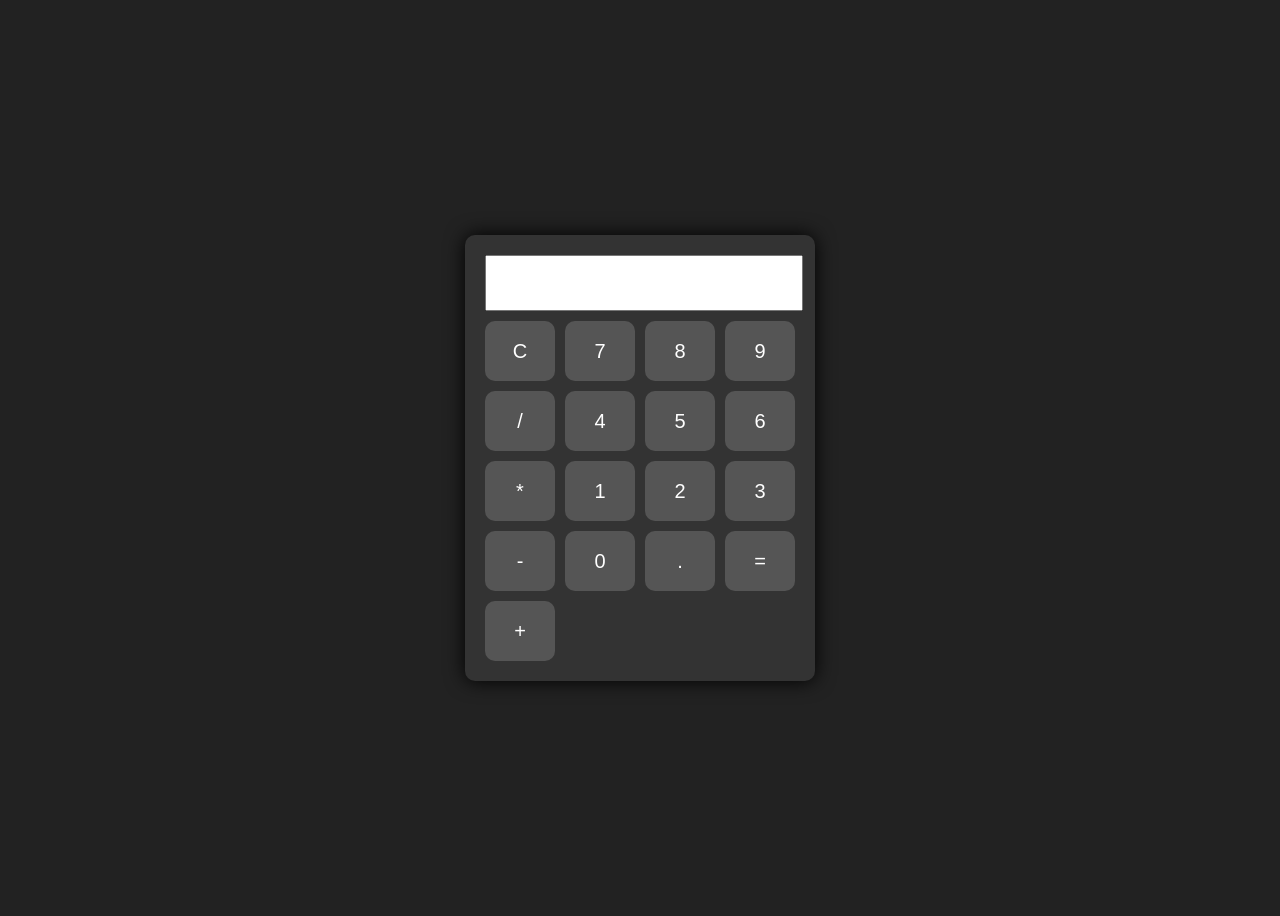
<file: Calculator/index.html>
<!DOCTYPE html>
<html>

<head>

    <title>Calculator</title>

    <link rel="stylesheet" href="style.css">

</head>

<body>

    <div class="calculator">

        <input type="text" id="display" readonly>

        <div class="buttons">

            <button onclick="clearDisplay()">C</button>

            <button onclick="appendValue('7')">7</button>
            <button onclick="appendValue('8')">8</button>
            <button onclick="appendValue('9')">9</button>
            <button onclick="appendValue('/')">/</button>

            <button onclick="appendValue('4')">4</button>
            <button onclick="appendValue('5')">5</button>
            <button onclick="appendValue('6')">6</button>
            <button onclick="appendValue('*')">*</button>

            <button onclick="appendValue('1')">1</button>
            <button onclick="appendValue('2')">2</button>
            <button onclick="appendValue('3')">3</button>
            <button onclick="appendValue('-')">-</button>

            <button onclick="appendValue('0')">0</button>
            <button onclick="appendValue('.')">.</button>
            <button onclick="calculate()">=</button>
            <button onclick="appendValue('+')">+</button>

        </div>

    </div>

    <script src="script.js"></script>

</body>
</html>
</file>
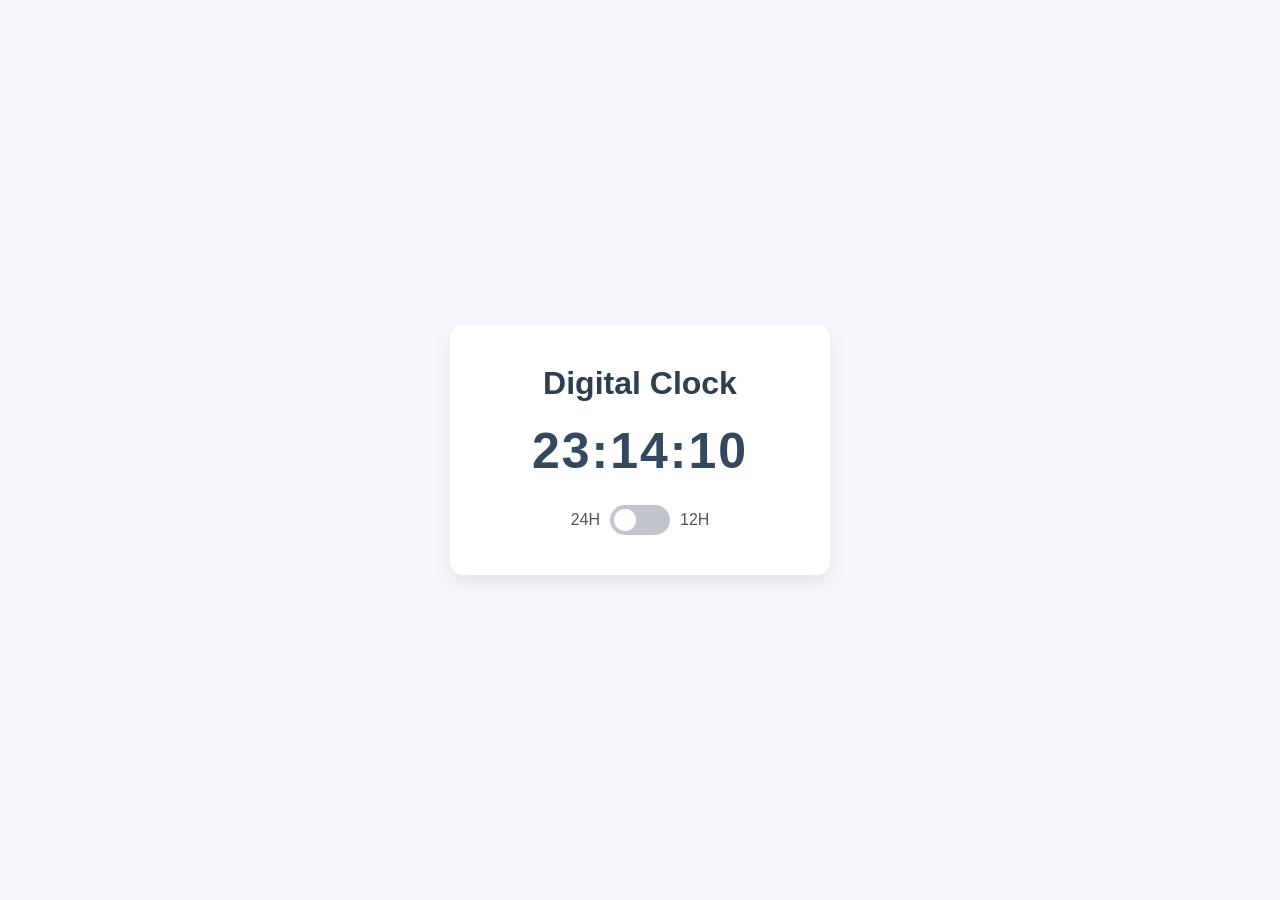
<file: Digital clock/index.html>
<!DOCTYPE html>
<html lang="en">
<head>
    <meta charset="UTF-8">
    <meta name="viewport" content="width=device-width, initial-scale=1.0">
    <title>Digital Clock</title>
    <link rel="stylesheet" href="style.css">
</head>
<body>

    <div class="clock-container">
        <h1>Digital Clock</h1>

        <div id="clock">00:00:00</div>

        <div class="toggle-section">
            <span>24H</span>

            <label class="switch">
                <input type="checkbox" id="formatToggle">
                <span class="slider"></span>
            </label>

            <span>12H</span>
        </div>
    </div>

    <script src="script.js"></script>
</body>
</html>
</file>
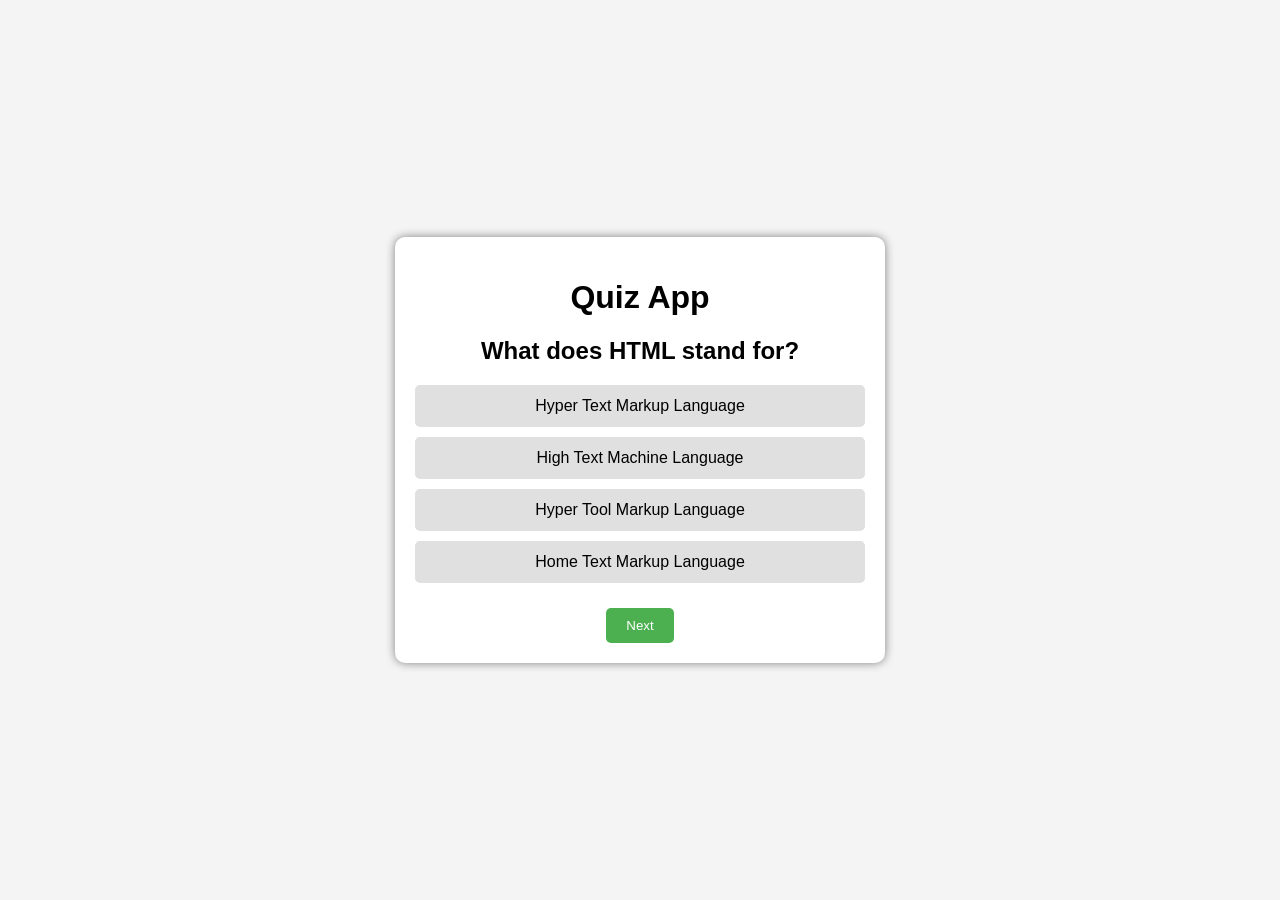
<file: Quiz app/index.html>
<!DOCTYPE html>
<html lang="en">
<head>
    <meta charset="UTF-8">
    <meta name="viewport" content="width=device-width, initial-scale=1.0">
    <title>Quiz App</title>
    <link rel="stylesheet" href="style.css">
</head>
<body>

    <div class="quiz-container">
        <h1>Quiz App</h1>

        <h2 id="question"></h2>

        <div id="answer-buttons">
            <button class="btn" onclick="selectAnswer(0)">Option 1</button>
            <button class="btn" onclick="selectAnswer(1)">Option 2</button>
            <button class="btn" onclick="selectAnswer(2)">Option 3</button>
            <button class="btn" onclick="selectAnswer(3)">Option 4</button>
        </div>

        <button id="next-btn" onclick="nextQuestion()">Next</button>
    </div>

    <script src="script.js"></script>

</body>
</html>
</file>
<file: Calculator/style.css>
body{

    display:flex;

    justify-content:center;

    align-items:center;

    height:100vh;

    background:#222;
}

.calculator{

    background:#333;

    padding:20px;

    border-radius:10px;

    box-shadow:0 0 20px black;
}

#display{

    width:100%;

    height:50px;

    font-size:24px;

    margin-bottom:10px;

    text-align:right;
}

.buttons{

    display:grid;

    grid-template-columns:repeat(4,70px);

    gap:10px;
}

button{

    height:60px;

    font-size:20px;

    border:none;

    border-radius:10px;

    background:#555;

    color:white;

    cursor:pointer;
}

button:hover{

    background:orange;
}
</file>
<file: Digital clock/style.css>
*{
    margin:0;
    padding:0;
    box-sizing:border-box;
    font-family:Segoe UI, sans-serif;
}

body{
    display:flex;
    justify-content:center;
    align-items:center;
    height:100vh;
    background:#f5f7fa;
}

.clock-container{
    background:#ffffff;
    padding:40px;
    border-radius:14px;
    box-shadow:0 8px 20px rgba(0,0,0,0.08);
    text-align:center;
    width:380px;
}

h1{
    margin-bottom:20px;
    color:#2c3e50;
}

#clock{
    font-size:50px;
    font-weight:600;
    color:#34495e;
    margin-bottom:25px;
    letter-spacing:2px;
}

.toggle-section{
    display:flex;
    justify-content:center;
    align-items:center;
    gap:10px;
    color:#555;
}

/* Toggle Switch */
.switch{
    position:relative;
    width:60px;
    height:30px;
    display:inline-block;
}

.switch input{
    display:none;
}

.slider{
    position:absolute;
    top:0;
    left:0;
    right:0;
    bottom:0;
    background:#c0c6cc;
    border-radius:30px;
    transition:0.3s;
}

.slider:before{
    content:"";
    position:absolute;
    height:22px;
    width:22px;
    left:4px;
    bottom:4px;
    background:white;
    border-radius:50%;
    transition:0.3s;
}

input:checked + .slider{
    background:#6c7a89;
}

input:checked + .slider:before{
    transform:translateX(30px);
}
</file>
<file: Quiz app/style.css>
body {
    font-family: Arial, sans-serif;
    background: #f4f4f4;
    display: flex;
    justify-content: center;
    align-items: center;
    height: 100vh;
    margin: 0;
}

.quiz-container {
    background: white;
    width: 450px;
    padding: 20px;
    border-radius: 10px;
    text-align: center;
    box-shadow: 0 0 10px gray;
}

.btn {
    display: block;
    width: 100%;
    padding: 12px;
    margin: 10px 0;
    border: none;
    background: #e0e0e0;
    cursor: pointer;
    border-radius: 5px;
    font-size: 16px;
}

.btn:hover {
    background: #d0d0d0;
}

.btn.selected {
    background: #2196F3;
    color: white;
}

#next-btn {
    margin-top: 15px;
    padding: 10px 20px;
    border: none;
    background: #4CAF50;
    color: white;
    cursor: pointer;
    border-radius: 5px;
}
</file>
